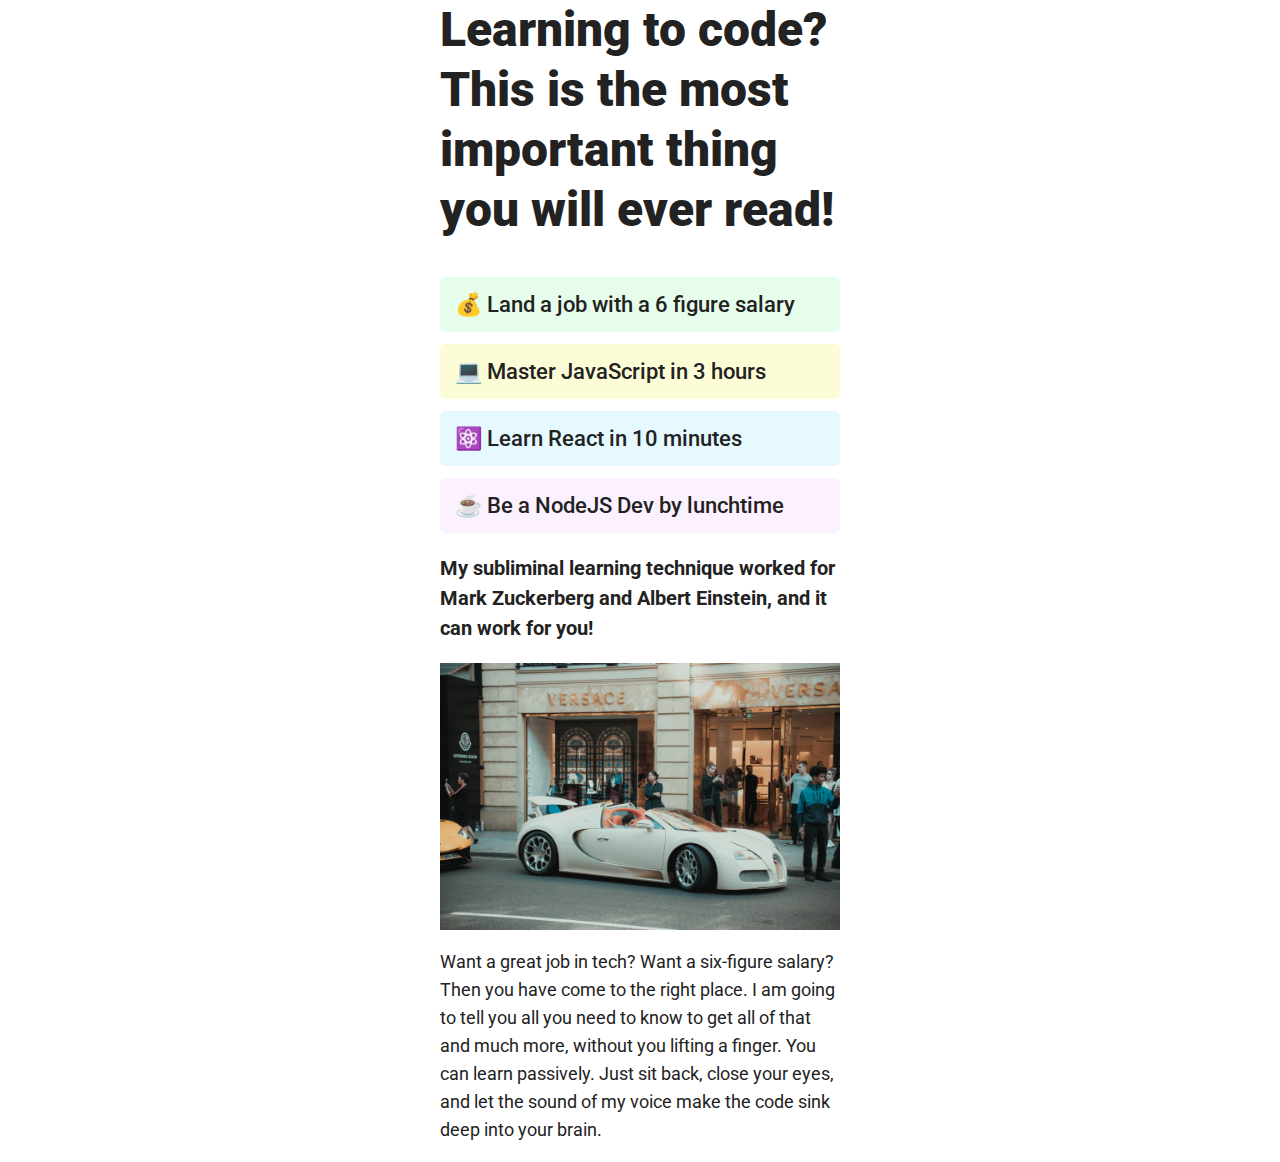
<file: 1-Cookie Constent App/index.html>
<html>

<head>
	<link rel="stylesheet" href="index.css">
	<link href="https://fonts.googleapis.com/css2?family=Roboto:wght@400;500;700;900&display=swap" rel="stylesheet">
</head>

<body>
	<main>
		<section class="section-container">
			<h1>Learning to code? This is the most important thing you will ever read!</h1>

			<ul>
				<li class="li-green">💰 Land a job with a 6 figure salary</li>
				<li class="li-yellow">💻 Master JavaScript in 3 hours</li>
				<li class="li-blue">⚛️ Learn React in 10 minutes</li>
				<li class="li-pink">☕ Be a NodeJS Dev by lunchtime</li>
			</ul>

			<h3>My subliminal learning technique worked for Mark Zuckerberg and Albert Einstein, and it can work for you!</h3>
			<img src="images/bugatti.jpg">
			<p>Want a great job in tech? Want a six-figure salary? Then you have come to the right place. I am going to tell you all
				you need to know to get all of that and much more, without you lifting a finger. You can learn passively. Just sit back,
				close your eyes, and let the sound of my voice make the code sink deep into your brain. </p>
		</section>
	</main>
	<div class="modal" id="modal">
		<div class="close-modal-btn-container">
			<button class="modal-close-btn" id="modal-close-btn" disabled>X</button>
		</div>
		<div class="modal-inner" id="modal-inner">
			<h2>We ❤️ Your Data!</h2>
			<p class="modal-text" id="modal-text">We have a strict policy on tracking and spamming: we'll definitely track you, and we'll definitely spam you. To use this
				site, enter your name and email address and accept our ridiculous terms and conditions.</p>
			<form id="consent-form">

				<input 
					type="text" 
					name="fullName" 
					placeholder="Enter your full name"
					aria-label="Full name" 
					required/>
				<input 
					type="email" 
					name="email" 
					placeholder="Enter your email"
					aria-label="Email address" 
					required/>

				<div class="modal-choice-btns" id="modal-choice-btns">
					<button type="submit" class="modal-btn">Accept</button>
					<button class="modal-btn" id="decline-btn">Decline</button>
				</div>

			</form>
		</div>
	</div>
	<script src="index.js"></script>
</body>

</html>
</file>
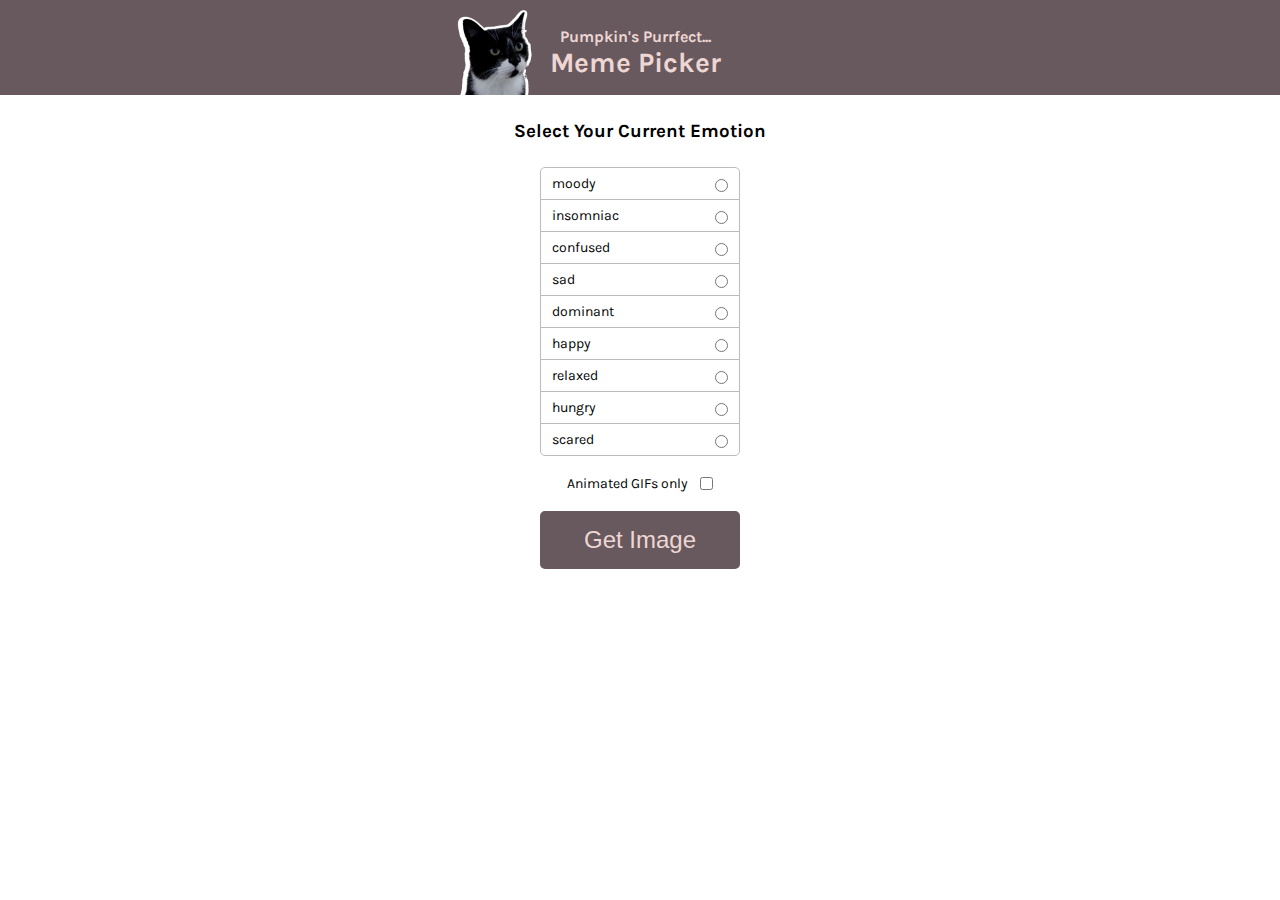
<file: 2-meme-picker-app/index.html>
<html>

<head>
	<link rel="stylesheet" href="index.css">
	<link rel="preconnect" href="https://fonts.googleapis.com">
	<link rel="preconnect" href="https://fonts.gstatic.com" crossorigin>
	<link href="https://fonts.googleapis.com/css2?family=Karla:wght@400;800&display=swap" rel="stylesheet">
</head>

<body>
	<header>
		<div class="header-inner">
			<img src="./images/pumpkin.png" class="pumpkin-img">
			<div>
				<h2>Pumpkin's Purrfect...</h2>
				<h1>Meme Picker</h1>
			</div>
		</div>
	</header>
	<main>
		<h3>Select Your Current Emotion</h3>
		<div class="controls-container">
			<div class="emotion-radios" id="emotion-radios"></div>
			<div class="gifs-check">
				<label for="gifs-only-option" class="gifs-check-label">Animated GIFs only</label>
				<input type="checkbox" id="gifs-only-option">
			</div>
			<button class="get-image-btn" id="get-image-btn">Get Image</button>
		</div>
	</main>
	<div class="meme-container">
		<div class="meme-modal" id="meme-modal">
			<button class="meme-modal-close-btn" id="meme-modal-close-btn">X</button>
			<div id="meme-modal-inner">
				<!-- display image here!! -->
			</div>
		</div>
	</div>
	<script src="index.js" type="module"></script>
</body>

</html>
</file>
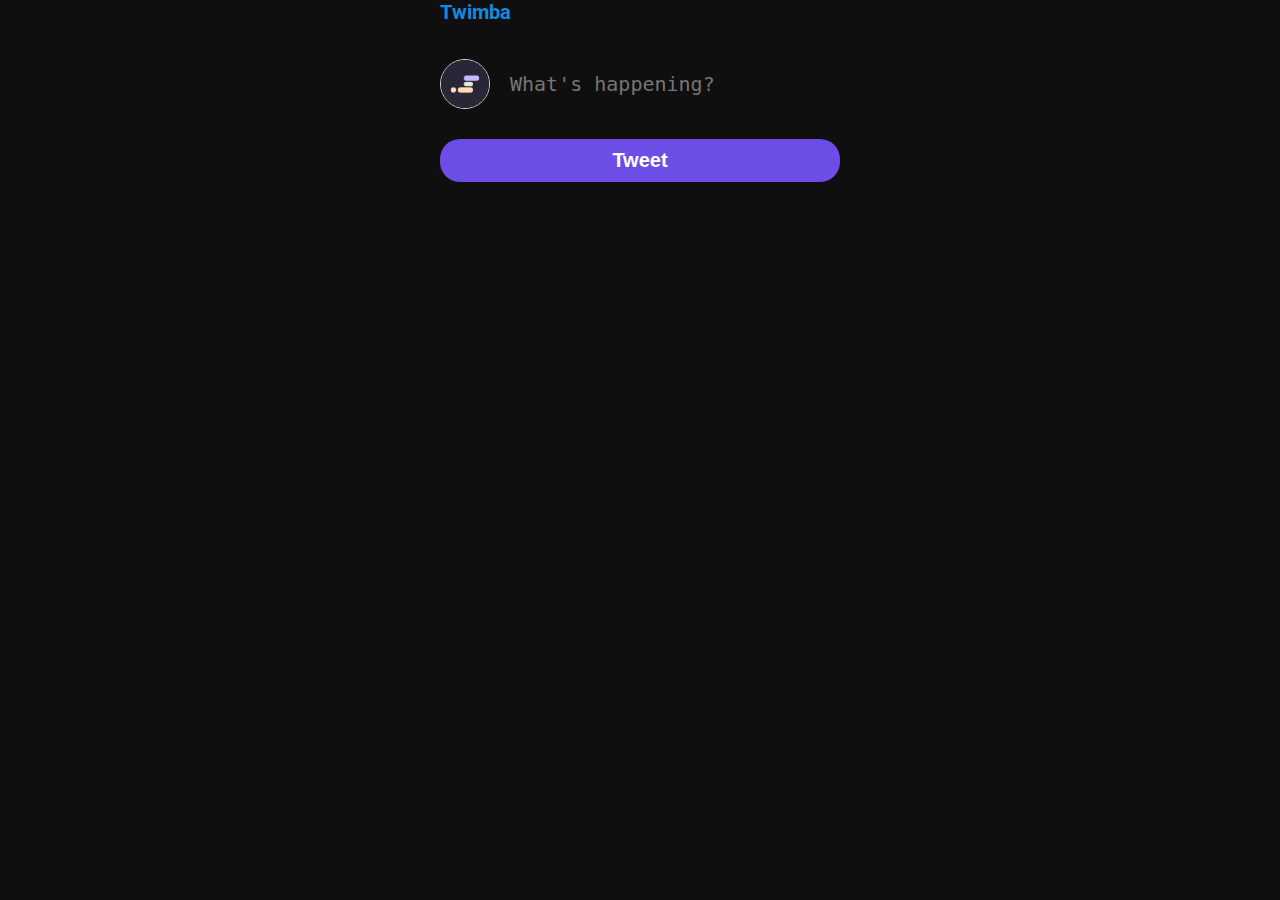
<file: 4-twitter-clone/index.html>
<html>

<head>
	<meta name="color-schema" content="dark"/>
	<!-- CSS -->
	<link rel="stylesheet" href="index.css">
	<!-- Font Awesome CDN -->
	<link rel="stylesheet" href="https://cdnjs.cloudflare.com/ajax/libs/font-awesome/6.2.0/css/all.min.css" integrity="sha512-xh6O/CkQoPOWDdYTDqeRdPCVd1SpvCA9XXcUnZS2FmJNp1coAFzvtCN9BmamE+4aHK8yyUHUSCcJHgXloTyT2A==" crossorigin="anonymous" referrerpolicy="no-referrer" />
	<!-- Google Fonts -->
	<link rel="preconnect" href="https://fonts.googleapis.com">
	<link rel="preconnect" href="https://fonts.gstatic.com" crossorigin>
	<link href="https://fonts.googleapis.com/css2?family=Roboto:wght@400;500;600&display=swap" rel="stylesheet">
</head>

<body>
	<header>
		<h1>Twimba</h1>
	</header>
	<main>
		<div class="tweet-input-area">
			<img src="images/scrimbalogo.png"  class="profile-pic">
			<textarea placeholder="What's happening?" id="tweet-input"></textarea>
		</div>
		<button id="tweet-btn">Tweet</button>
		<div class="feed" id="feed">
			<!-- Tweets here!! -->
		</div>
	</main>
	<script src="index.js" type="module"></script>
</body>

</html>
</file>
<file: 1-Cookie Constent App/index.css>
*{
    box-sizing: border-box;
}

html, body {
    margin: 0;
    padding: 0;
    font-family: 'Roboto';
    color: #222;
}

/* typography */

h1{
    font-size: 48px;
    line-height: 60px;
    font-weight: 900;
}

h2{
    margin-top: 0;
}

h3{
    font-size: 20px;
    font-weight: 700; 
    line-height: 30px;
}

p{
    font-size: 18px;
    line-height: 28px;

}

ul{
    list-style: none;
    padding: 5px 0 0 0;
}

li{
    padding: 15px;
    border-radius: 5px;
    margin-bottom: 12px;
    font-weight: 500;
    font-size: 22px;
}

.li-green{background-color:#E5FDEA}
.li-yellow{background-color:#FCFDD6}
.li-blue{background-color:#E5F9FE}
.li-pink{background-color:#FCF1FE}

/* layout */

img{
    width: 100%;
}

main{
    width: 400px;
    margin: 0 auto;
}

/* modal */
  
.modal {
    display: none;
    position: fixed;
    right: 0;
    left: 0;
    top: 0;
    bottom: 0;
    margin: auto;
    height: 420px;
    width: 350px;
    border-radius: 5px;
    box-shadow: 0px 0px 6px 2px #666;
    background-color: #212529;
    color: whitesmoke;
}

.modal-inner{
    width: 290px;
    margin: 0 auto;
}

.modal-inner-loading{
    text-align: center;
}

/* modal buttons */

.close-modal-btn-container{
    text-align: right;
    margin: 9px;
}

.modal-close-btn {
  font-size: 22px;
  font-weight: bold;
  background-color: transparent;
  border: 1px solid transparent;
  color: whitesmoke;
}

.modal-close-btn:hover,
.modal-close-btn:active{
    color: red;
    cursor: pointer;
}

.modal-close-btn:disabled{
    color: whitesmoke;
    opacity: 0.2;
    cursor: not-allowed;
}

.modal-choice-btns{
    margin-top: 10px;
    padding: 8px 16px;
    display: flex;
    justify-content: center;
}

.modal-choice-btns-reverse{
    flex-direction: row-reverse;
}

.modal-btn{
    padding: 10px 24px;
    cursor: pointer;
}

/* modal input */

input{
    margin-top: 10px; 
    border: 1px solid #212529;
    padding: 10px;
    width: 100%;
    border-radius: 3px;
}

/* modal after submit */

.loading{
    width: 100%; 
    margin-top: 10px;
}

.modal-display-name{
    color: fuchsia;
}

.modal-text{
    height: 140px;
    line-height: 23px;
    margin-bottom: 0;
}

.idiot-gif{
    width: 95%;
    margin: 0 auto;
}

.idiot-gif img{
    box-shadow: 1px 1px 3px #999;
    border-radius: 5px;
}
</file>
<file: 2-meme-picker-app/index.css>
html, body {
    margin: 0;
    font-family: 'Karla', sans-serif;
}

/*typography*/

h1, h2, h3{
    text-align: center;
}

h1, h2{
    color: #EED6D3;
    margin: 0;
}

h1{
    font-size: 28px;
}

h2 {
    font-size: 16px;
}

h3{
    margin: 25px;
}

/* layout */

header{
    background-color: #67595E;
}

.header-inner{
    display: flex;
    align-items: center;
    margin: 0 auto;
    width: 370px;
    gap: 15px;
    padding: 10px 0 0 0;
}

.pumpkin-img{
    width: 80px;
}

.controls-container{
    display: flex;
    flex-direction: column;
    width: 200px;
    margin: 0px auto;
}

/* controls */

.emotion-radios{
    display: flex;
    flex-direction: column;
    border: 1px solid #bcbcbc;
    border-radius: 5px;
}

.radio{
    display: flex;
    align-items: center;
    border-bottom: 1px solid #bcbcbc;
    padding: 4px 8px;
}

.radio:first-child{
    border-top-left-radius: 5px;
    border-top-right-radius: 5px;
}

.radio:last-child{
    border-bottom: 0;
    border-bottom-left-radius: 5px;
    border-bottom-right-radius: 5px;
}

label{
    font-size: 14px;
    padding: 3px;
    width: 100%;
    cursor: pointer;
}

.highlight{
    background-color: #fff0ee;
    color: #bd301d;
    font-weight: bold;
    accent-color: #bd301d;
}

input[type="radio"]{
    cursor: pointer;
}

.gifs-check{
    display: flex;
    align-items: center;
    justify-content: center;
    margin: 16px;
}

.gifs-check-label{
    width: unset;
    margin-right: 5px;
}

.get-image-btn{
    background-color: #67595e;
    color: #eed6d3;
    padding: 15px 19px;
    font-size: 24px;
    border: none;
    border-radius: 5px;
    margin-bottom: 8px;
    cursor: pointer;
}

/* modal */

.meme-modal{
    display: none; /*flex when displayed*/
    position: fixed;
    margin: auto;
    top: 80px;
    left: 0;
    right: 0;
    align-items: center;
    justify-content: center;
    border: 1px solid #67595e;
    border-radius: 5px;
    width: 420px;
    height: 490px;
    background-color: #fff0ee;
}

.cat-img{
    max-width: 340px;
    max-height: 420px;
    border-radius: 5px;
}

.meme-modal-close-btn{
    position: absolute;
    top: 2%;
    right: 2%;
    background-color: transparent;
    border: 2px solid #555;
    color: #555;
    border-radius: 50%;
    padding: 2px 6px;
    font-size: 14px;
    cursor: pointer;
}

.meme-modal-close-btn:hover{
    color: white;
    background-color: #bd301d;
    border: 2px solid #bd301d;
}
</file>
<file: 4-twitter-clone/index.css>
html, body {
    margin: 0;
    padding: 0;
    font-family: 'Roboto', sans-serif;
    background-color: rgb(15, 15, 15);
}

/* typography and icons */

h1{
    color: #0F8CDF;
    margin-bottom: 10px;
    font-size: 20px;
}

i{
    font-size: 15px;
    cursor: pointer;
    color: rgb(243, 236, 236);
}

.fa-solid{
    color: rgb(243, 236, 236);
}

.liked{
    color: red;
}

.retweeted {
  color: limegreen;
}

/* layout */

main, header{
    width: 400px;
    margin: 0 auto;
}

header{
    padding-bottom: 25px;
}

.tweet-input-area {
    display: flex;
    align-items: flex-start;
    background-color: rgb(15, 15, 15);
    gap: 10px;
}

/* textareas + btn */

textarea{
    border: none;
    resize: none;
    padding: 10px;
    margin: 0 0 20px 0;
    height: 60px;
    width: 100%;
    font-size: 20px;
    line-height: 30px;
    background-color: rgb(15, 15, 15);
    color:rgb(243, 236, 236);
}

button{
    background-color: #6C4DE6;
    border: none;
    color: white;
    padding: 10px 19px;
    border-radius: 20px;
    width: 100%; 
    cursor: pointer;
    font-size: 20px;
    font-weight: 600;
}

/* tweet */

.tweet{
    border-top: 1px solid lightgray;
    padding: 20px 0 0 0;
    width: 400px;
    margin: 15px 0;
}

.tweet-inner{
    display: flex;
    align-items: flex-start;
    gap: 10px;
    color: rgb(243, 236, 236);
}

.tweet-details{
    display: flex;
    font-size: 13px;
    justify-content: space-between;
    width: 300px;
    
    
}

.tweet-detail{
    display: flex;
    gap: 4px;
    
}

.tweet-reply{
    border-top: 1px solid lightgray;
    padding: 20px 0 0 0px;
    margin: 10px 0 10px 40px;
    width: 400px;
}

.handle{
    font-size: 12px;
    font-weight: 600;
    color:rgb(243, 236, 236);
    letter-spacing: 1px;
    margin-top: 0;
    display: flex;
    justify-content: space-between;
}

.tweet-text{
    width: 400px;
    font-size: 14px;
    line-height: 20px;
    
}

/* images */

.profile-pic{
    border: 1px solid lightgray;
    border-radius: 50%;
    width: 48px;
}

/* utility */
.hidden{
    display: none;
}
</file>
